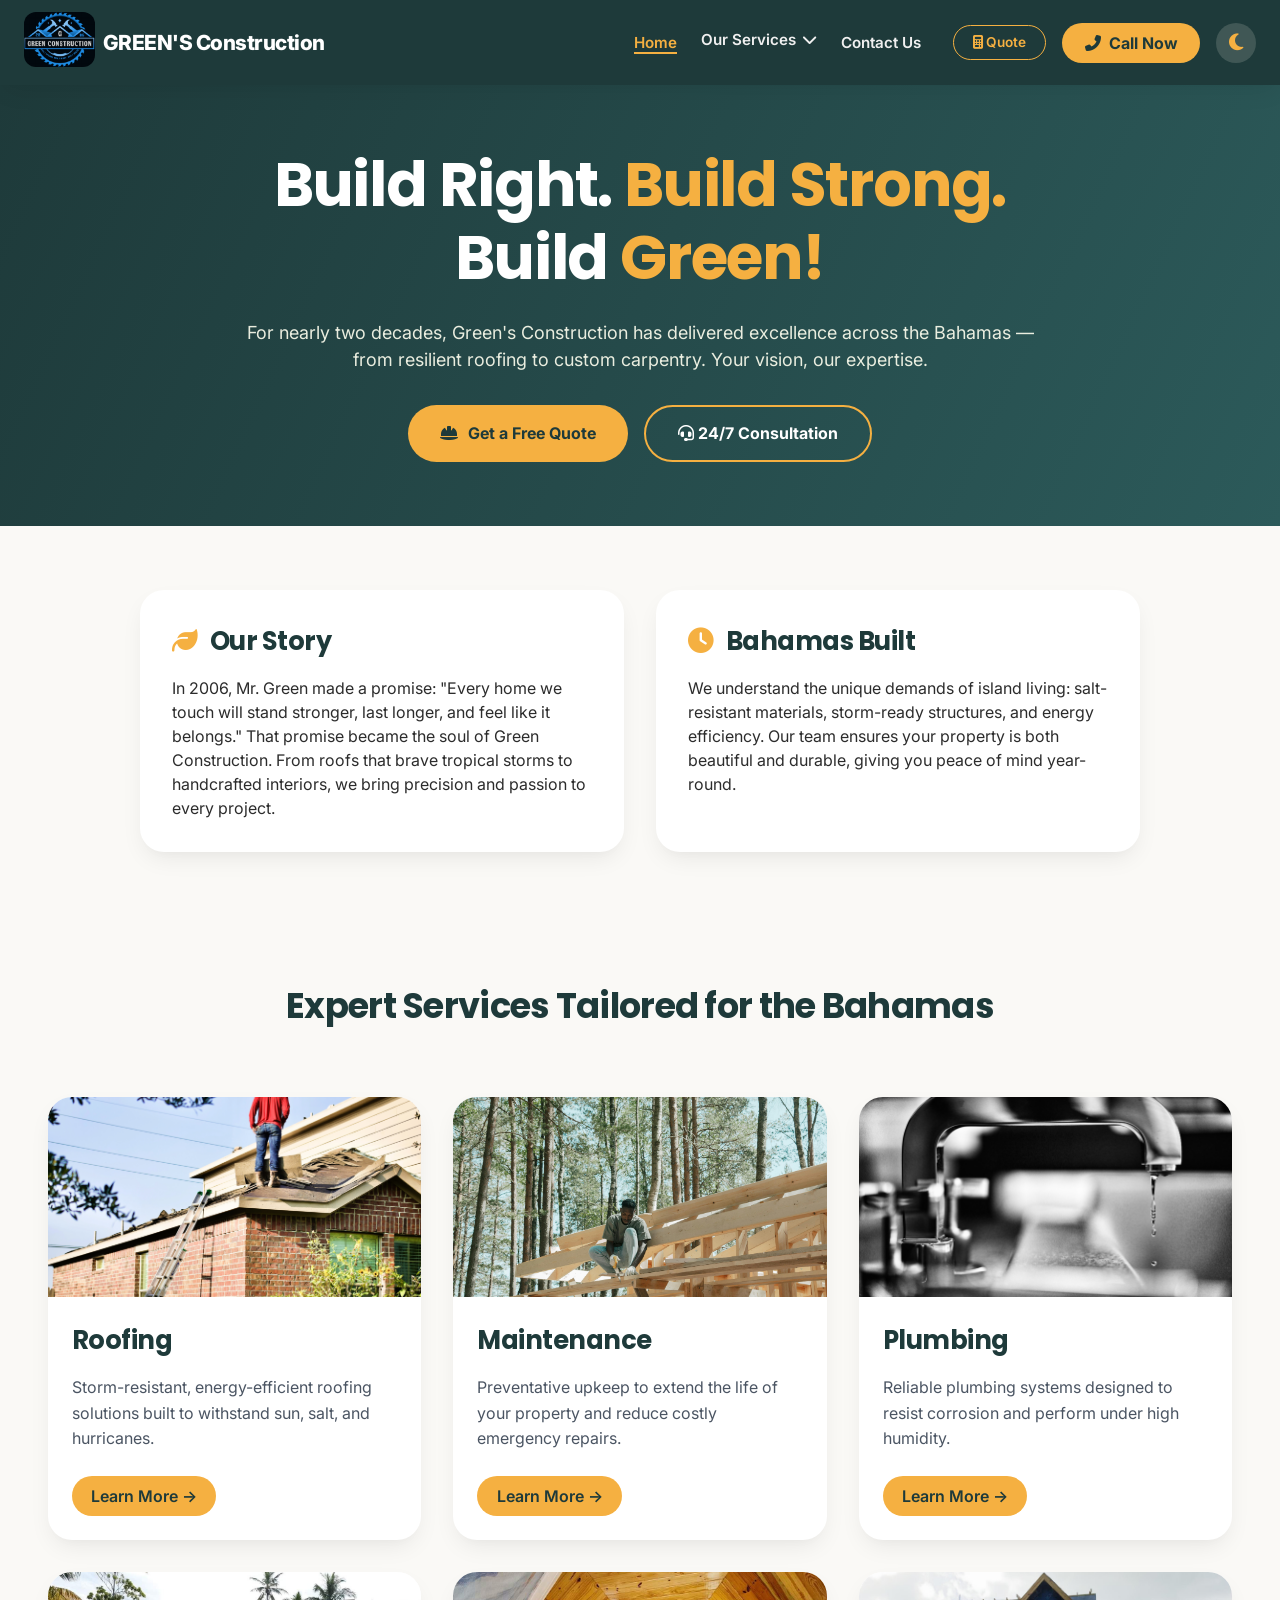
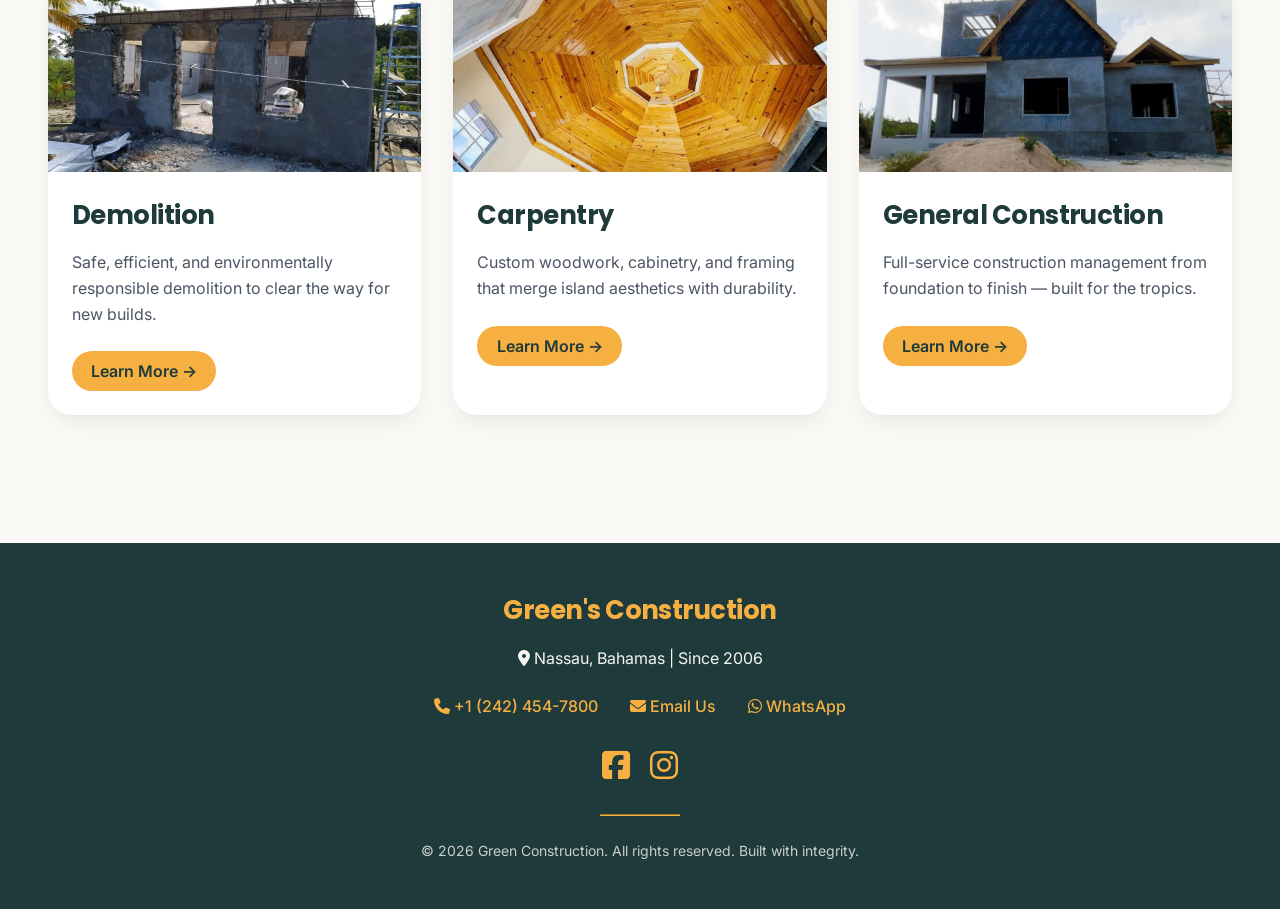
<file: index.html>
<!DOCTYPE html>
<html lang="en">
<head>
  <meta charset="UTF-8">
  <meta name="viewport" content="width=device-width, initial-scale=1.0, viewport-fit=cover">
  <title>Green's Construction | Build Right. Build Strong. Build Green!</title>
  
  <!-- CSS Files -->
  <link rel="stylesheet" href="./css/variables.css">
  <link rel="stylesheet" href="./css/style.css">
  <link rel="stylesheet" href="./css/responsive.css">
  
  <!-- Font Awesome -->
  <link rel="stylesheet" href="https://cdnjs.cloudflare.com/ajax/libs/font-awesome/6.5.0/css/all.min.css">
  
  <!-- Google Fonts -->
  <link href="https://fonts.googleapis.com/css2?family=Inter:opsz,wght@14..32,300;14..32,400;14..32,600;14..32,700;14..32,800&family=Poppins:wght@400;500;600;700&display=swap" rel="stylesheet">
</head>
<body>
  <header>
    <div class="logo-container">
      <a href="./index.html"><img src="../images/Green Construction Logo.png" id="logo" alt="Green construction logo" onerror="this.src='https://placehold.co/80x80?text=Green+Co'"></a>
      <span class="brand-text">GREEN'S Construction</span>
    </div>
    
    <button class="mobile-toggle" id="mobileToggle" aria-label="Menu">
      <i class="fas fa-bars"></i>
    </button>
    
    <div class="nav-menu" id="navMenu">
      <ul class="nav-links">
        <li><a href="#home">Home</a></li>
        <li class="dropdown">
          <button class="dropdown-btn" id="dropdownBtn">Our Services <i class="fas fa-chevron-down"></i></button>
          <ul class="dropdown-menu" id="servicesDropdown">
            <li><a href="./html/roof.html">Roofing</a></li>
            <li><a href="./html/maintenance.html">Maintenance</a></li>
            <li><a href="./html/plumbing.html">Plumbing</a></li>
            <li><a href="./html/demolition.html">Demolition</a></li>
            <li><a href="./html/carpentry.html">Carpentry</a></li>
            <li><a href="./html/general-construction.html">General Construction</a></li>
          </ul>
        </li>
        <li><a href="./contact.html">Contact Us</a></li>
      </ul>
      
      <div class="header-actions">
        <a href="./contact.html" class="btn-outline-light"><i class="fas fa-calculator"></i> Quote</a>
        <a href="tel:+12424547800" class="btn-solid"><i class="fas fa-phone-alt"></i> Call Now</a>
        <button id="themeToggle" aria-label="Dark mode"><i class="fa-solid fa-moon"></i></button>
      </div>
    </div>
    
    <div class="overlay" id="overlay"></div>
  </header>

  <main>
    <!-- Hero Section -->
    <section id="home" class="hero">
      <div class="hero-content">
        <h1>Build Right. <span class="highlight">Build Strong.</span><br>Build <span class="highlight">Green!</span></h1>
        <p>For nearly two decades, Green's Construction has delivered excellence across the Bahamas — from resilient roofing to custom carpentry. Your vision, our expertise.</p>
        <div class="hero-btns">
          <a href="./contact.html" class="btn-primary"><i class="fas fa-hard-hat"></i> Get a Free Quote</a>
          <a href="tel:+12424547800" class="btn-secondary"><i class="fas fa-headset"></i> 24/7 Consultation</a>
        </div>
      </div>
    </section>

    <!-- Story Section -->
    <section class="story-section">
      <div class="container">
        <div class="story-grid">
          <div class="story-card">
            <h2><i class="fas fa-leaf"></i> Our Story</h2>
            <p>In 2006, Mr. Green made a promise: "Every home we touch will stand stronger, last longer, and feel like it belongs." That promise became the soul of Green Construction. From roofs that brave tropical storms to handcrafted interiors, we bring precision and passion to every project.</p>
          </div>
          <div class="story-card">
            <h2><i class="fas fa-clock"></i> Bahamas Built</h2>
            <p>We understand the unique demands of island living: salt-resistant materials, storm-ready structures, and energy efficiency. Our team ensures your property is both beautiful and durable, giving you peace of mind year-round.</p>
          </div>
        </div>
      </div>
    </section>

    <!-- Services Section -->
    <section class="services-section">
      <div class="container">
        <h2 class="section-title">Expert Services Tailored for the Bahamas</h2>
        <div class="services-grid">
          <div class="service-card">
            <img src="./images/zohair-mirza--1l0iZaM8ms-unsplash.jpg" class="service-img" alt="Roofing" onerror="this.src='https://placehold.co/400x200?text=Roofing'">
            <div class="service-content">
              <h3>Roofing</h3>
              <p>Storm-resistant, energy-efficient roofing solutions built to withstand sun, salt, and hurricanes.</p>
              <a href="./html/roof.html" class="service-link">Learn More →</a>
            </div>
          </div>
          <div class="service-card">
            <img src="./images/pexels-ron-lach-8829869.jpg" class="service-img" alt="Maintenance" onerror="this.src='https://placehold.co/400x200?text=Maintenance'">
            <div class="service-content">
              <h3>Maintenance</h3>
              <p>Preventative upkeep to extend the life of your property and reduce costly emergency repairs.</p>
              <a href="./html/maintance.html" class="service-link">Learn More →</a>
            </div>
          </div>
          <div class="service-card">
            <img src="./images/plumbing.jpg" class="service-img" alt="Plumbing" onerror="this.src='https://placehold.co/400x200?text=Plumbing'">
            <div class="service-content">
              <h3>Plumbing</h3>
              <p>Reliable plumbing systems designed to resist corrosion and perform under high humidity.</p>
              <a href="./html/plumbing.html" class="service-link">Learn More →</a>
            </div>
          </div>
          <div class="service-card">
            <img src="./images/Demolition.jpg" class="service-img" alt="Demolition" onerror="this.src='https://placehold.co/400x200?text=Demolition'">
            <div class="service-content">
              <h3>Demolition</h3>
              <p>Safe, efficient, and environmentally responsible demolition to clear the way for new builds.</p>
              <a href="./html/demolition.html" class="service-link">Learn More →</a>
            </div>
          </div>
          <div class="service-card">
            <img src="./images/Carpentry.jpg" class="service-img" alt="Carpentry" onerror="this.src='https://placehold.co/400x200?text=Carpentry'">
            <div class="service-content">
              <h3>Carpentry</h3>
              <p>Custom woodwork, cabinetry, and framing that merge island aesthetics with durability.</p>
              <a href="./html/carpentry.html" class="service-link">Learn More →</a>
            </div>
          </div>
          <div class="service-card">
            <img src="./images/General-construction.jpg" class="service-img" alt="General Construction" onerror="this.src='https://placehold.co/400x200?text=Construction'">
            <div class="service-content">
              <h3>General Construction</h3>
              <p>Full-service construction management from foundation to finish — built for the tropics.</p>
              <a href="./html/general construction.html" class="service-link">Learn More →</a>
            </div>
          </div>
        </div>
      </div>
    </section>
  </main>

  <footer>
    <div class="container">
      <h3>Green's Construction</h3>
      <p><i class="fas fa-map-marker-alt"></i> Nassau, Bahamas | Since 2006</p>
      <div class="footer-links">
        <a href="tel:+12424547800"><i class="fas fa-phone"></i> +1 (242) 454-7800</a>
        <a href="mailto:Agreenconstruction2019@gmail.com"><i class="fas fa-envelope"></i> Email Us</a>
        <a href="https://wa.me/12424547800" target="_blank"><i class="fab fa-whatsapp"></i> WhatsApp</a>
      </div>
      <div class="social-icons">
        <a href="https://facebook.com/yourpage" target="_blank" aria-label="Facebook"><i class="fab fa-facebook-square"></i></a>
        <a href="#" target="_blank" aria-label="Instagram"><i class="fab fa-instagram"></i></a>
      </div>
      <hr>
      <p class="copyright">© 2026 Green Construction. All rights reserved. Built with integrity.</p>
    </div>
  </footer>

  <!-- JavaScript Files -->
  <script src="./js/night-day.js"></script>
  <script src="./js/menu.js"></script>
  <script src="./js/main.js"></script>
</body>
</html>
</file>
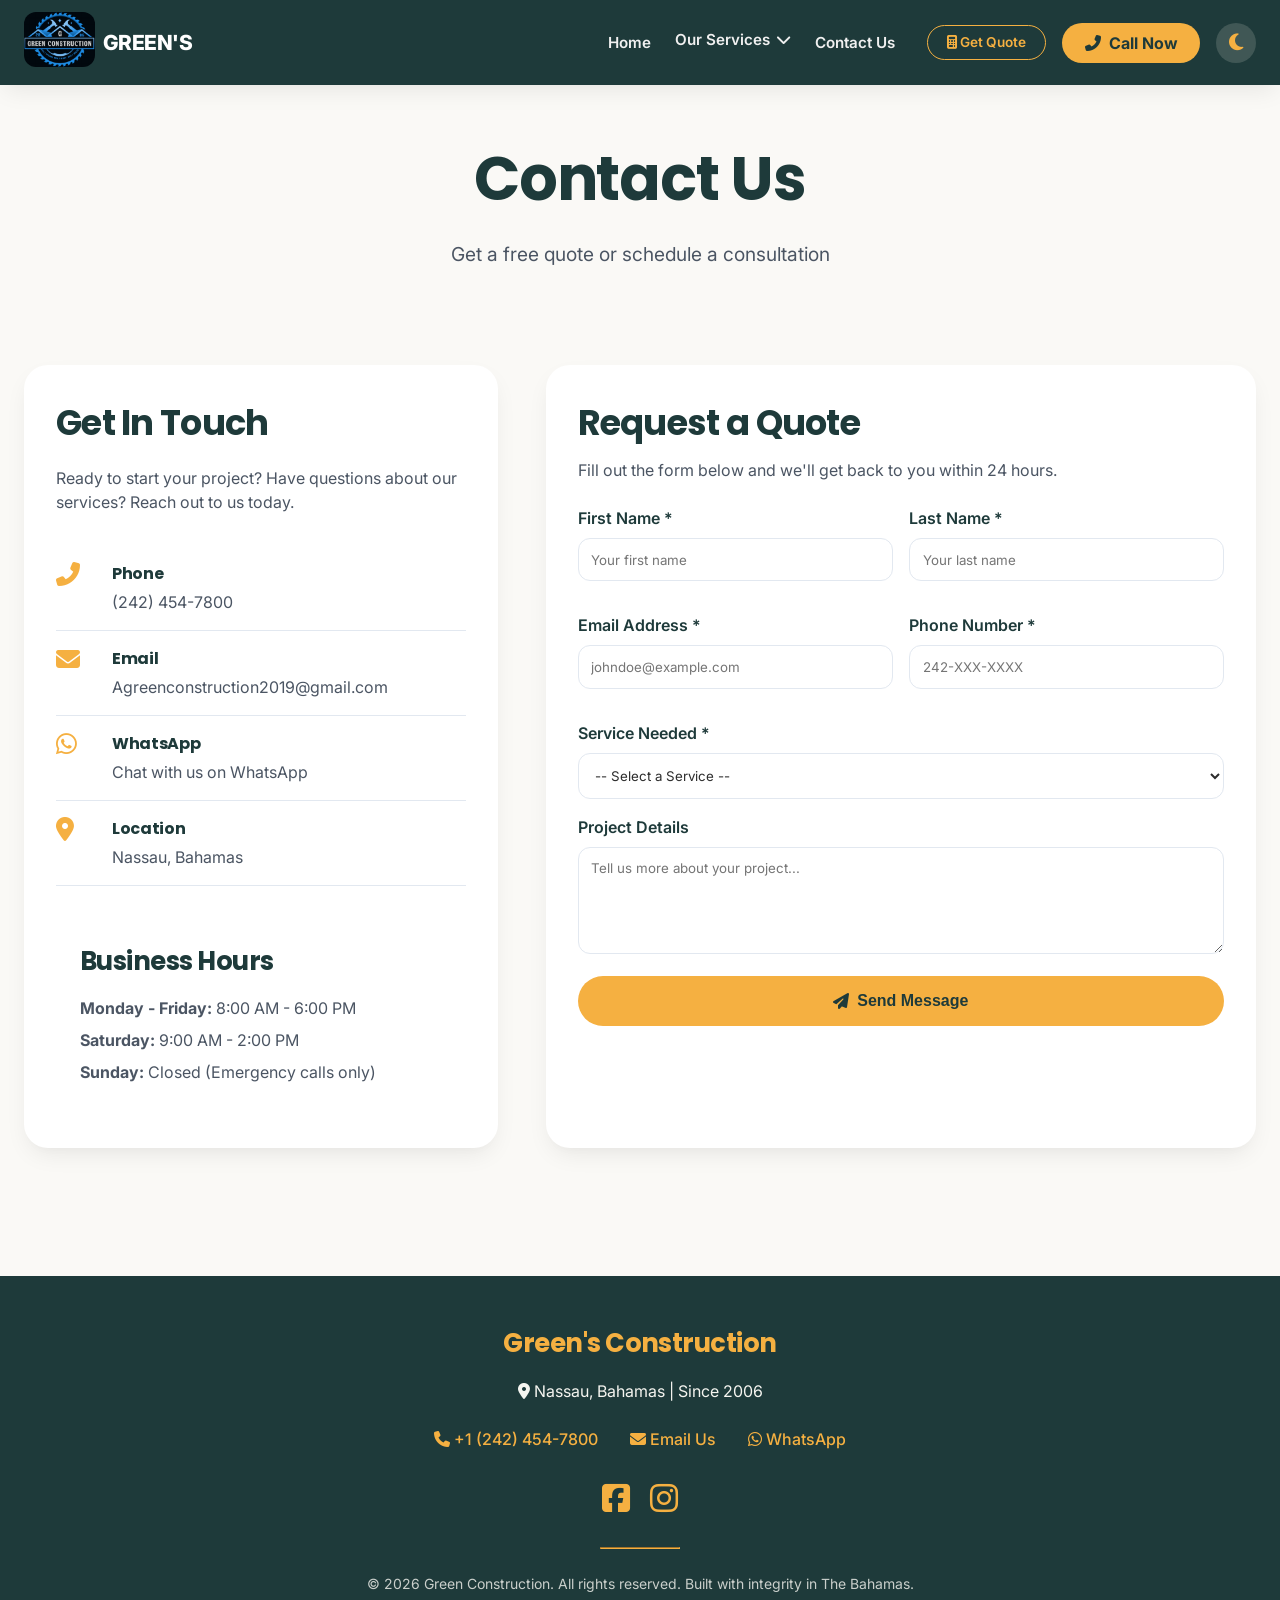
<file: html/contact.html>
<!DOCTYPE html>
<html lang="en">
<head>
  <meta charset="UTF-8">
  <meta name="viewport" content="width=device-width, initial-scale=1.0, viewport-fit=cover">
  <title>Green's Construction | Contact Us - Get a Free Quote Bahamas</title>
  <meta name="description" content="Contact Green's Construction for a free quote. Professional construction, roofing, plumbing, and carpentry services in the Bahamas. Call or email us today.">
  
  <!-- CSS Files -->
  <link rel="stylesheet" href="../css/variables.css">
  <link rel="stylesheet" href="../css/style.css">
  <link rel="stylesheet" href="../css/pages.css">
  <link rel="stylesheet" href="../css/contact.css"/>
  <link rel="stylesheet" href="../css/responsive.css">
  
  <!-- Font Awesome -->
  <link rel="stylesheet" href="https://cdnjs.cloudflare.com/ajax/libs/font-awesome/6.5.0/css/all.min.css">
  
  <!-- Google Fonts -->
  <link href="https://fonts.googleapis.com/css2?family=Inter:opsz,wght@14..32,300;14..32,400;14..32,500;14..32,600;14..32,700;14..32,800&family=Poppins:wght@400;500;600;700;800&display=swap" rel="stylesheet">
</head>
<body>
  <header>
    <div class="logo-container">
      <a href="../index.html"><img src="../images/Green Construction Logo.png" id="logo" alt="Green construction logo" onerror="this.src='https://placehold.co/80x80?text=Green+Co'"></a>
      <span class="brand-text">GREEN'S</span>
    </div>
    
    <button class="mobile-toggle" id="mobileToggle" aria-label="Menu">
      <i class="fas fa-bars"></i>
    </button>
    
    <div class="nav-menu" id="navMenu">
      <ul class="nav-links">
        <li><a href="../index.html#home">Home</a></li>
        <li class="dropdown">
          <button class="dropdown-btn" id="dropdownBtn">Our Services <i class="fas fa-chevron-down"></i></button>
          <ul class="dropdown-menu" id="servicesDropdown">
            <li><a href="../html/roof.html">Roofing</a></li>
            <li><a href="../html/maintenance.html">Maintenance</a></li>
            <li><a href="../html/plumbing.html">Plumbing</a></li>
            <li><a href="../html/demolition.html">Demolition</a></li>
            <li><a href="../html/carpentry.html">Carpentry</a></li>
            <li><a href="../html/general-construction.html">General Construction</a></li>
          </ul>
        </li>
        <li><a href="../html/contact.html">Contact Us</a></li>
      </ul>
      
      <div class="header-actions">
        <a href="./contact.html" class="btn-outline-light"><i class="fas fa-calculator"></i> Get Quote</a>
        <a href="tel:+12424547800" class="btn-solid"><i class="fas fa-phone-alt"></i> Call Now</a>
        <button id="themeToggle" aria-label="Dark mode"><i class="fa-solid fa-moon"></i></button>
      </div>
    </div>
    
    <div class="overlay" id="overlay"></div>
  </header>

  <main>
    <!-- Page Header -->
    <section class="page-header">
      <div class="container">
        <h1>Contact Us</h1>
        <p class="page-subtitle">Get a free quote or schedule a consultation</p>
      </div>
    </section>

    <!-- Contact Section -->
    <section class="contact-section">
      <div class="container">
        <div class="contact-grid">
          <!-- Contact Info Side -->
          <div class="contact-info">
            <h2>Get In Touch</h2>
            <p>Ready to start your project? Have questions about our services? Reach out to us today.</p>
            
            <div class="contact-details">
              <div class="contact-item">
                <i class="fas fa-phone-alt"></i>
                <div>
                  <h4>Phone</h4>
                  <a href="tel:+12424547800">(242) 454-7800</a>
                </div>
              </div>
              
              <div class="contact-item">
                <i class="fas fa-envelope"></i>
                <div>
                  <h4>Email</h4>
                  <a href="mailto:Agreenconstruction2019@gmail.com">Agreenconstruction2019@gmail.com</a>
                </div>
              </div>
              
              <div class="contact-item">
                <i class="fab fa-whatsapp"></i>
                <div>
                  <h4>WhatsApp</h4>
                  <a href="https://wa.me/12424547800" target="_blank">Chat with us on WhatsApp</a>
                </div>
              </div>
              
              <div class="contact-item">
                <i class="fas fa-map-marker-alt"></i>
                <div>
                  <h4>Location</h4>
                  <p>Nassau, Bahamas</p>
                </div>
              </div>
            </div>
            
            <div class="business-hours">
              <h3>Business Hours</h3>
              <p><strong>Monday - Friday:</strong> 8:00 AM - 6:00 PM</p>
              <p><strong>Saturday:</strong> 9:00 AM - 2:00 PM</p>
              <p><strong>Sunday:</strong> Closed (Emergency calls only)</p>
            </div>
          </div>
          
          <!-- Contact Form Side -->
          <div class="contact-form-wrapper">
            <form id="contactForm" class="contact-form" action="#" method="POST">
              <h2>Request a Quote</h2>
              <p>Fill out the form below and we'll get back to you within 24 hours.</p>
              
              <div class="form-row">
                <div class="form-group">
                  <label for="firstName">First Name *</label>
                  <input type="text" id="firstName" name="firstName" placeholder="Your first name" required>
                </div>
                
                <div class="form-group">
                  <label for="lastName">Last Name *</label>
                  <input type="text" id="lastName" name="lastName" placeholder="Your last name" required>
                </div>
              </div>
              
              <div class="form-row">
                <div class="form-group">
                  <label for="email">Email Address *</label>
                  <input type="email" id="email" name="email" placeholder="johndoe@example.com" required>
                </div>
                
                <div class="form-group">
                  <label for="phone">Phone Number *</label>
                  <input type="tel" id="phone" name="phone" placeholder="242-XXX-XXXX" required>
                </div>
              </div>
              
              <div class="form-group">
                <label for="service">Service Needed *</label>
                <select id="service" name="service" required>
                  <option value="">-- Select a Service --</option>
                  <option value="Roofing">Roofing</option>
                  <option value="Maintenance">Maintenance</option>
                  <option value="Plumbing">Plumbing</option>
                  <option value="Demolition">Demolition</option>
                  <option value="Carpentry">Carpentry</option>
                  <option value="General Construction">General Construction</option>
                </select>
              </div>
              
              <div class="form-group">
                <label for="message">Project Details</label>
                <textarea id="message" name="message" rows="5" placeholder="Tell us more about your project..."></textarea>
              </div>
              
              <button type="submit" class="submit-btn"><i class="fas fa-paper-plane"></i> Send Message</button>
              
              <div id="formMessage" class="form-message"></div>
            </form>
          </div>
        </div>
      </div>
    </section>
  </main>

  <footer>
    <div class="container">
      <h3>Green's Construction</h3>
      <p><i class="fas fa-map-marker-alt"></i> Nassau, Bahamas | Since 2006</p>
      <div class="footer-links">
        <a href="tel:+12424547800"><i class="fas fa-phone"></i> +1 (242) 454-7800</a>
        <a href="mailto:Agreenconstruction2019@gmail.com"><i class="fas fa-envelope"></i> Email Us</a>
        <a href="https://wa.me/12424547800" target="_blank"><i class="fab fa-whatsapp"></i> WhatsApp</a>
      </div>
      <div class="social-icons">
        <a href="https://facebook.com/yourpage" target="_blank" aria-label="Facebook"><i class="fab fa-facebook-square"></i></a>
        <a href="#" target="_blank" aria-label="Instagram"><i class="fab fa-instagram"></i></a>
      </div>
      <hr>
      <p class="copyright">© 2026 Green Construction. All rights reserved. Built with integrity in The Bahamas.</p>
    </div>
  </footer>

  <!-- JavaScript Files -->
  <script src="../js/night-day.js"></script>
  <script src="../js/menu.js"></script>
  <script src="../js/slideshow.js"></script>
  <script src="../js/main.js"></script>
  
  <!-- Contact Form Handler -->
  <script src="../js/contact.js"></script>
</body>
</html>
</file>
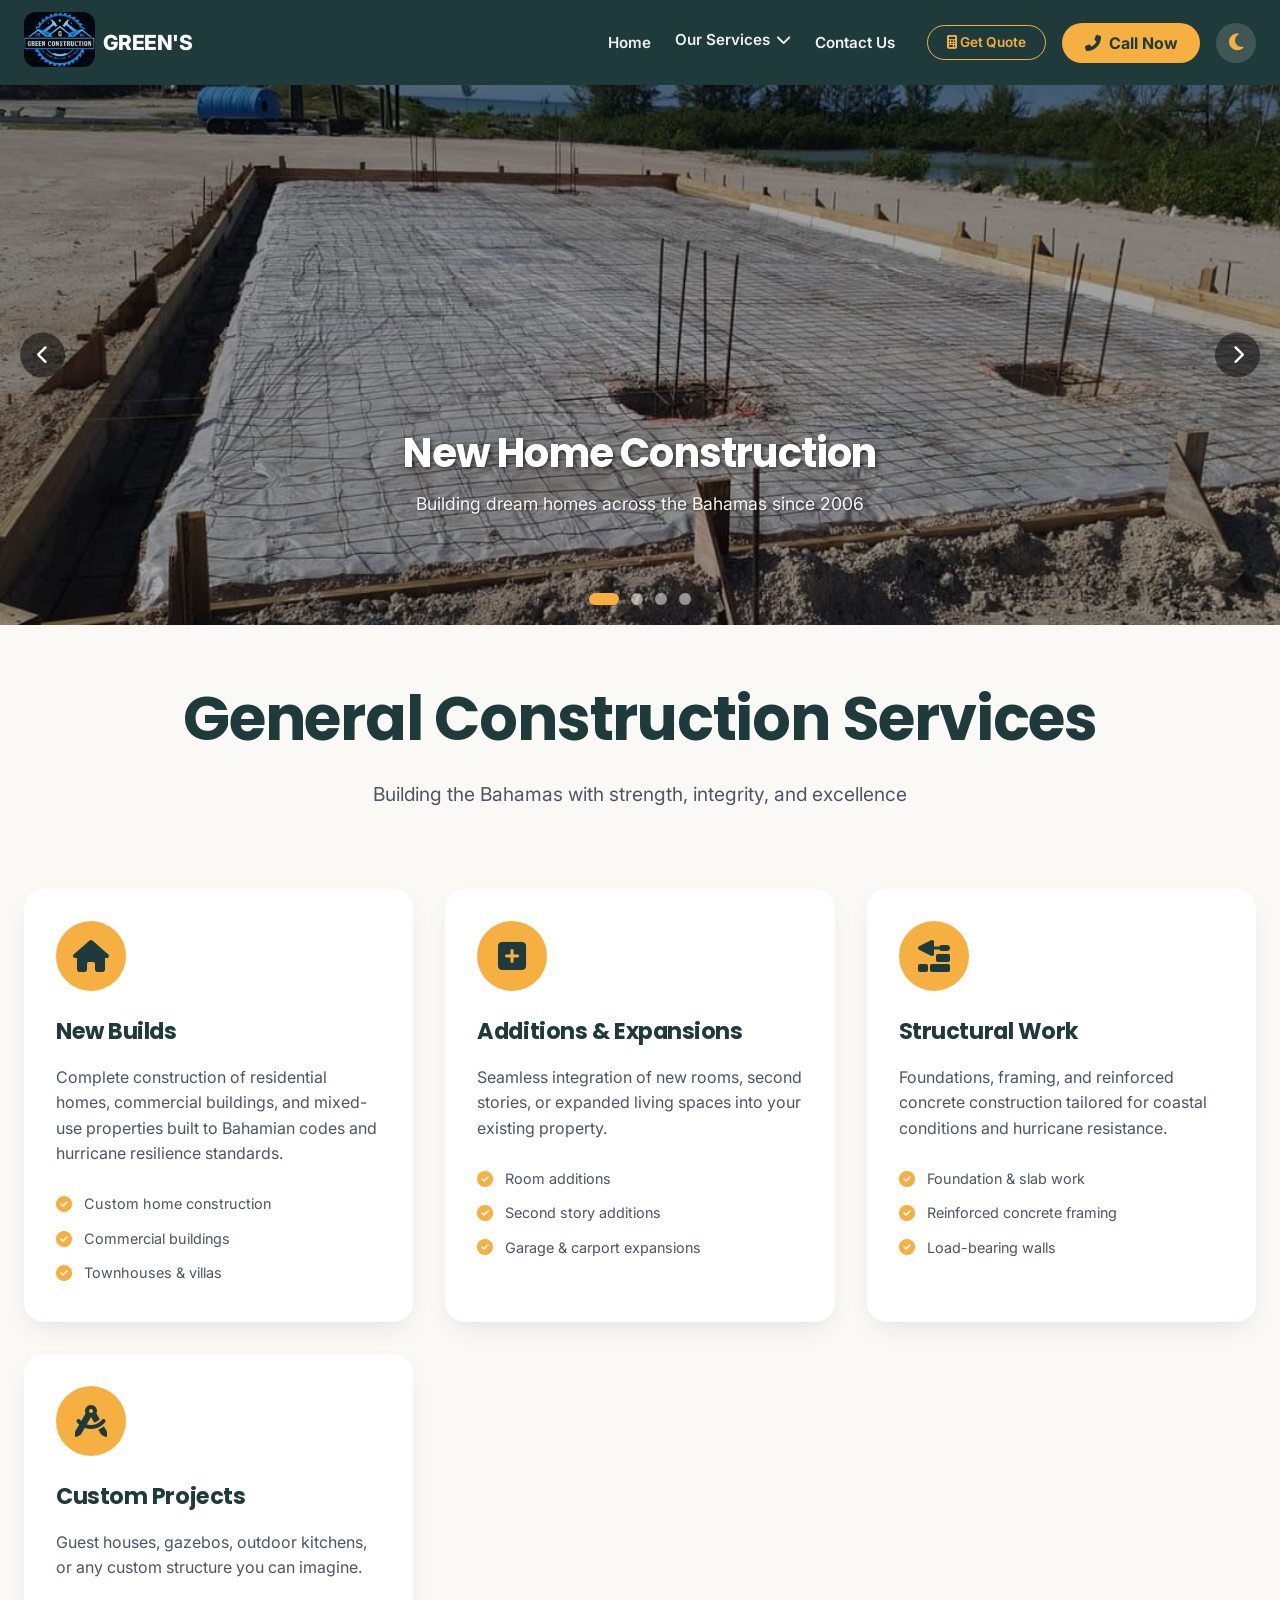
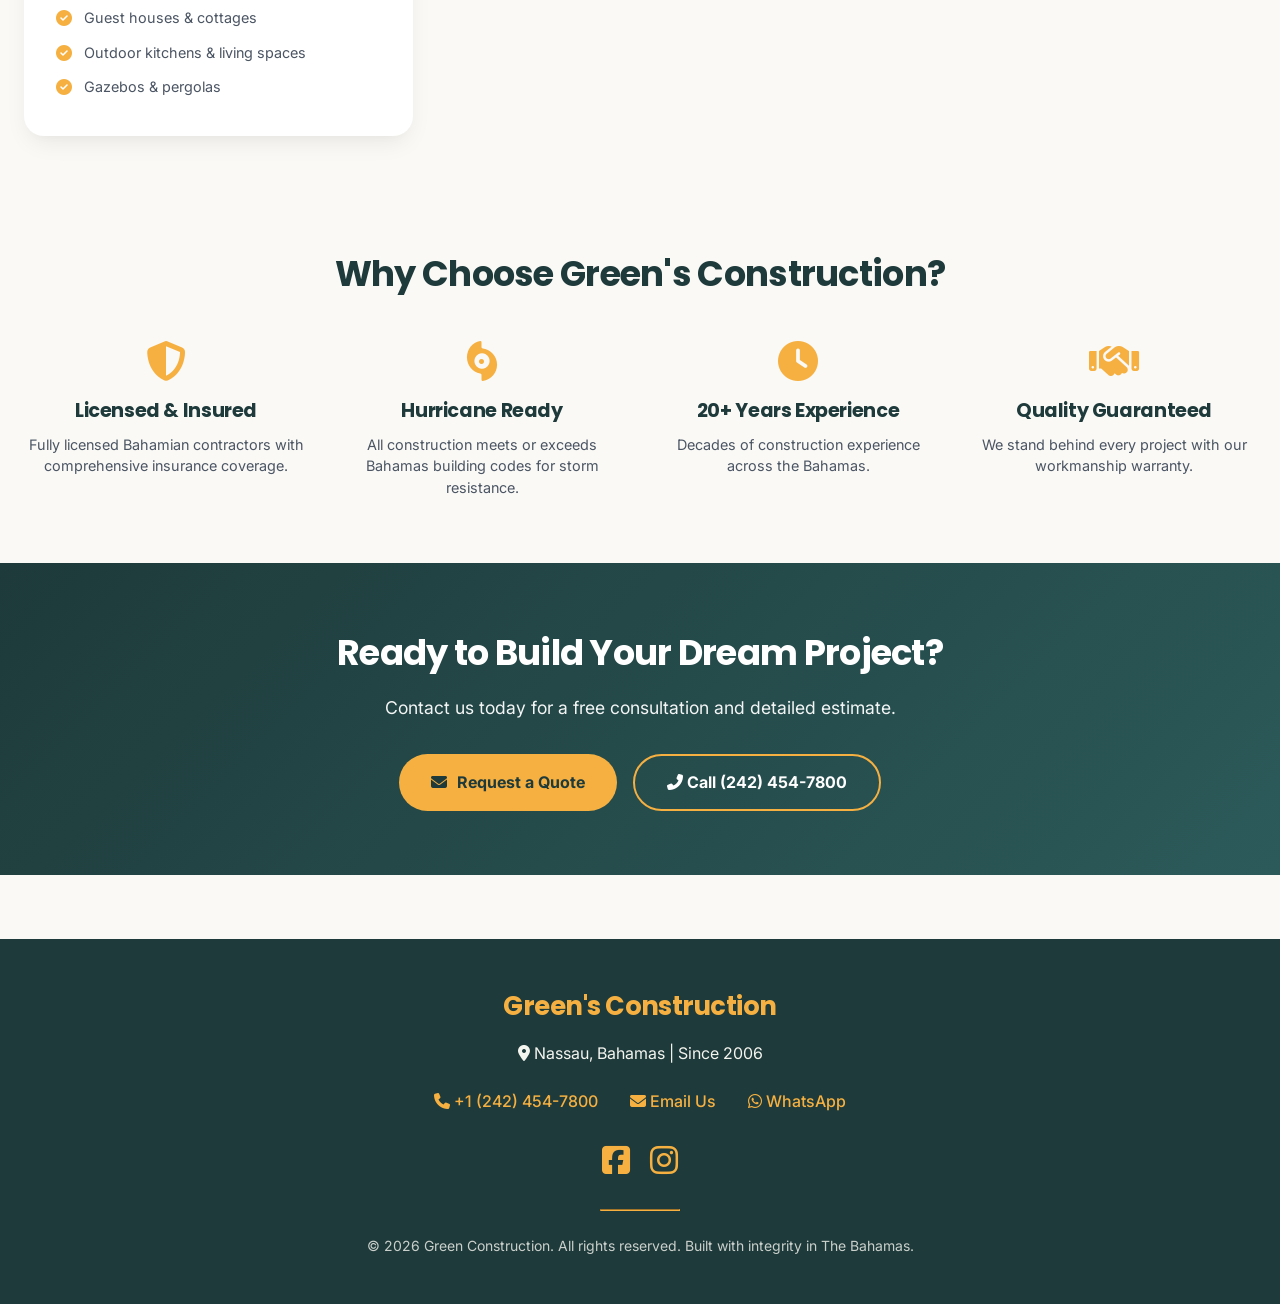
<file: html/general-construction.html>
<!DOCTYPE html>
<html lang="en">
<head>
  <meta charset="UTF-8">
  <meta name="viewport" content="width=device-width, initial-scale=1.0, viewport-fit=cover">
  <title>Green's Construction | General Construction Services - Building The Bahamas</title>
  <meta name="description" content="Professional general construction services in the Bahamas. New builds, additions, structural work, and custom projects. Licensed and insured since 2006.">
  
  <!-- CSS Files -->
  <link rel="stylesheet" href="../css/variables.css">
  <link rel="stylesheet" href="../css/style.css">
  <link rel="stylesheet" href="../css/pages.css">
  <link rel="stylesheet" href="../css/responsive.css">
  
  <!-- Font Awesome -->
  <link rel="stylesheet" href="https://cdnjs.cloudflare.com/ajax/libs/font-awesome/6.5.0/css/all.min.css">
  
  <!-- Google Fonts -->
  <link href="https://fonts.googleapis.com/css2?family=Inter:opsz,wght@14..32,300;14..32,400;14..32,500;14..32,600;14..32,700;14..32,800&family=Poppins:wght@400;500;600;700;800&display=swap" rel="stylesheet">
</head>
<body>
  <header>
    <div class="logo-container">
      <a href="../index.html"><img src="../images/Green Construction Logo.png" id="logo" alt="Green construction logo" onerror="this.src='https://placehold.co/80x80?text=Green+Co'"></a>
      <span class="brand-text">GREEN'S</span>
    </div>
    
    <button class="mobile-toggle" id="mobileToggle" aria-label="Menu">
      <i class="fas fa-bars"></i>
    </button>
    
    <div class="nav-menu" id="navMenu">
      <ul class="nav-links">
        <li><a href="../index.html#home">Home</a></li>
        <li class="dropdown">
          <button class="dropdown-btn" id="dropdownBtn">Our Services <i class="fas fa-chevron-down"></i></button>
          <ul class="dropdown-menu" id="servicesDropdown">
            <li><a href="../html/roof.html">Roofing</a></li>
            <li><a href="../html/maintenance.html">Maintenance</a></li>
            <li><a href="../html/plumbing.html">Plumbing</a></li>
            <li><a href="../html/demolition.html">Demolition</a></li>
            <li><a href="../html/carpentry.html">Carpentry</a></li>
            <li><a href="../html/general-construction.html">General Construction</a></li>
          </ul>
        </li>
        <li><a href="../html/contact.html">Contact Us</a></li>
      </ul>
      
      <div class="header-actions">
        <a href="../html/contact.html" class="btn-outline-light"><i class="fas fa-calculator"></i> Get Quote</a>
        <a href="tel:+12424547800" class="btn-solid"><i class="fas fa-phone-alt"></i> Call Now</a>
        <button id="themeToggle" aria-label="Dark mode"><i class="fa-solid fa-moon"></i></button>
      </div>
    </div>
    
    <div class="overlay" id="overlay"></div>
  </header>

  <main>
    <!-- Hero Slideshow Section -->
    <section class="service-hero">
      <div class="slideshow-container" id="constructionSlideshow">
        <div class="slideshow-track">
          <div class="slide active">
            <img src="../images/construction-1.jpg" alt="New home construction in progress" onerror="this.src='https://placehold.co/1600x600/1E3A3A/F5B041?text=New+Home+Construction'">
            <div class="slide-caption">
              <h2>New Home Construction</h2>
              <p>Building dream homes across the Bahamas since 2006</p>
            </div>
          </div>
          <div class="slide">
            <img src="../images/construction-2.jpg" alt="Commercial building project" onerror="this.src='https://placehold.co/1600x600/1E3A3A/F5B041?text=Commercial+Construction'">
            <div class="slide-caption">
              <h2>Commercial Construction</h2>
              <p>Office buildings, retail spaces, and more</p>
            </div>
          </div>
          <div class="slide">
            <img src="../images/construction-3.jpg" alt="Home addition and expansion" onerror="this.src='https://placehold.co/1600x600/1E3A3A/F5B041?text=Home+Additions'">
            <div class="slide-caption">
              <h2>Home Additions</h2>
              <p>Seamlessly expanding your living space</p>
            </div>
          </div>
          <div class="slide">
            <img src="../images/construction-4.jpg" alt="Structural foundation work" onerror="this.src='https://placehold.co/1600x600/1E3A3A/F5B041?text=Structural+Work'">
            <div class="slide-caption">
              <h2>Structural Construction</h2>
              <p>Strong foundations built for tropical conditions</p>
            </div>
          </div>
        </div>
        <button class="slide-nav prev" id="prevSlide"><i class="fas fa-chevron-left"></i></button>
        <button class="slide-nav next" id="nextSlide"><i class="fas fa-chevron-right"></i></button>
        <div class="slide-dots" id="slideDots"></div>
      </div>
    </section>

    <!-- Page Header -->
    <section class="page-header">
      <div class="container">
        <h1>General Construction Services</h1>
        <p class="page-subtitle">Building the Bahamas with strength, integrity, and excellence</p>
      </div>
    </section>

    <!-- Service Offerings Grid -->
    <section class="offerings-section">
      <div class="container">
        <div class="offerings-grid">
          <div class="offering-card">
            <div class="offering-icon">
              <i class="fas fa-home"></i>
            </div>
            <h3>New Builds</h3>
            <p>Complete construction of residential homes, commercial buildings, and mixed-use properties built to Bahamian codes and hurricane resilience standards.</p>
            <ul class="offering-list">
              <li><i class="fas fa-check-circle"></i> Custom home construction</li>
              <li><i class="fas fa-check-circle"></i> Commercial buildings</li>
              <li><i class="fas fa-check-circle"></i> Townhouses & villas</li>
            </ul>
          </div>

          <div class="offering-card">
            <div class="offering-icon">
              <i class="fas fa-plus-square"></i>
            </div>
            <h3>Additions & Expansions</h3>
            <p>Seamless integration of new rooms, second stories, or expanded living spaces into your existing property.</p>
            <ul class="offering-list">
              <li><i class="fas fa-check-circle"></i> Room additions</li>
              <li><i class="fas fa-check-circle"></i> Second story additions</li>
              <li><i class="fas fa-check-circle"></i> Garage & carport expansions</li>
            </ul>
          </div>

          <div class="offering-card">
            <div class="offering-icon">
              <i class="fas fa-trowel-bricks"></i>
            </div>
            <h3>Structural Work</h3>
            <p>Foundations, framing, and reinforced concrete construction tailored for coastal conditions and hurricane resistance.</p>
            <ul class="offering-list">
              <li><i class="fas fa-check-circle"></i> Foundation & slab work</li>
              <li><i class="fas fa-check-circle"></i> Reinforced concrete framing</li>
              <li><i class="fas fa-check-circle"></i> Load-bearing walls</li>
            </ul>
          </div>

          <div class="offering-card">
            <div class="offering-icon">
              <i class="fas fa-drafting-compass"></i>
            </div>
            <h3>Custom Projects</h3>
            <p>Guest houses, gazebos, outdoor kitchens, or any custom structure you can imagine.</p>
            <ul class="offering-list">
              <li><i class="fas fa-check-circle"></i> Guest houses & cottages</li>
              <li><i class="fas fa-check-circle"></i> Outdoor kitchens & living spaces</li>
              <li><i class="fas fa-check-circle"></i> Gazebos & pergolas</li>
            </ul>
          </div>
        </div>
      </div>
    </section>

    <!-- Why Choose Us Section -->
    <section class="why-us-section">
      <div class="container">
        <h2>Why Choose Green's Construction?</h2>
        <div class="why-us-grid">
          <div class="why-us-item">
            <i class="fas fa-shield-alt"></i>
            <h4>Licensed & Insured</h4>
            <p>Fully licensed Bahamian contractors with comprehensive insurance coverage.</p>
          </div>
          <div class="why-us-item">
            <i class="fas fa-hurricane"></i>
            <h4>Hurricane Ready</h4>
            <p>All construction meets or exceeds Bahamas building codes for storm resistance.</p>
          </div>
          <div class="why-us-item">
            <i class="fas fa-clock"></i>
            <h4>20+ Years Experience</h4>
            <p>Decades of construction experience across the Bahamas.</p>
          </div>
          <div class="why-us-item">
            <i class="fas fa-handshake"></i>
            <h4>Quality Guaranteed</h4>
            <p>We stand behind every project with our workmanship warranty.</p>
          </div>
        </div>
      </div>
    </section>

    <!-- Call to Action -->
    <section class="cta-section">
      <div class="container">
        <h2>Ready to Build Your Dream Project?</h2>
        <p>Contact us today for a free consultation and detailed estimate.</p>
        <div class="cta-buttons">
          <a href="contact.html" class="btn-primary"><i class="fas fa-envelope"></i> Request a Quote</a>
          <a href="tel:+12424547800" class="btn-secondary"><i class="fas fa-phone-alt"></i> Call (242) 454-7800</a>
        </div>
      </div>
    </section>
  </main>

  <footer>
    <div class="container">
      <h3>Green's Construction</h3>
      <p><i class="fas fa-map-marker-alt"></i> Nassau, Bahamas | Since 2006</p>
      <div class="footer-links">
        <a href="tel:+12424547800"><i class="fas fa-phone"></i> +1 (242) 454-7800</a>
        <a href="mailto:Agreenconstruction2019@gmail.com"><i class="fas fa-envelope"></i> Email Us</a>
        <a href="https://wa.me/12424547800" target="_blank"><i class="fab fa-whatsapp"></i> WhatsApp</a>
      </div>
      <div class="social-icons">
        <a href="https://facebook.com/yourpage" target="_blank" aria-label="Facebook"><i class="fab fa-facebook-square"></i></a>
        <a href="#" target="_blank" aria-label="Instagram"><i class="fab fa-instagram"></i></a>
      </div>
      <hr>
      <p class="copyright">© 2026 Green Construction. All rights reserved. Built with integrity in The Bahamas.</p>
    </div>
  </footer>

  <!-- JavaScript Files -->
  <script src="../js/night-day.js"></script>
  <script src="../js/menu.js"></script>
  <script src="../js/slideshow.js"></script>
  <script src="../js/main.js"></script>
  
  <!-- Initialize slideshow for this page -->
  <script>
    document.addEventListener('DOMContentLoaded', function() {
      if (typeof Slideshow !== 'undefined') {
        new Slideshow('constructionSlideshow', {
          autoPlay: true,
          interval: 1000,
          showDots: true
        });
      }
    });
  </script>
</body>
</html>
</file>
<file: css/variables.css>
/* CSS Variables - Root Level */
:root {
  /* Colors - Light Mode (Default) */
  --color-primary: #1E3A3A;
  --color-primary-light: #2C5A5A;
  --color-accent: #F5B041;
  --color-accent-dark: #D48F2B;
  --color-accent-hover: #e6a017;
  
  --color-text-primary: #2C2C2C;
  --color-text-secondary: #4B5563;
  --color-text-light: #F5F5F0;
  
  --color-bg-primary: #FAF9F6;
  --color-bg-secondary: #FFFFFF;
  --color-bg-card: #FFFFFF;
  
  --color-border: #E2E8F0;
  --color-overlay: rgba(0, 0, 0, 0.5);
  
  /* Shadows */
  --shadow-sm: 0 10px 25px -5px rgba(0, 0, 0, 0.08), 0 8px 10px -6px rgba(0, 0, 0, 0.02);
  --shadow-md: 0 20px 25px -12px rgba(0, 0, 0, 0.1);
  --shadow-lg: 0 25px 50px -12px rgba(0, 0, 0, 0.25);
  
  /* Typography */
  --font-heading: 'Poppins', sans-serif;
  --font-body: 'Inter', sans-serif;
  
  --fs-h1: clamp(2.2rem, 6vw, 3.8rem);
  --fs-h2: clamp(1.6rem, 4vw, 2.2rem);
  --fs-h3: clamp(1.3rem, 3vw, 1.6rem);
  --fs-body: 1rem;
  --fs-body-lg: 1.125rem;
  --fs-small: 0.875rem;
  
  /* Spacing */
  --spacing-xs: 0.5rem;
  --spacing-sm: 1rem;
  --spacing-md: 1.5rem;
  --spacing-lg: 2rem;
  --spacing-xl: 3rem;
  --spacing-2xl: 4rem;
  
  /* Border Radius */
  --radius-sm: 8px;
  --radius-md: 12px;
  --radius-lg: 16px;
  --radius-xl: 24px;
  --radius-full: 9999px;
  
  /* Transitions */
  --transition-fast: 150ms ease;
  --transition-base: 250ms ease;
  --transition-slow: 350ms ease;
}

/* Dark Mode Variables */
body.dark-mode {
  --color-primary: #399393;
  --color-primary-light: #60a7a7;
  
  --color-text-primary: #E0E0E0;
  --color-text-secondary: #B0B0B0;
  --color-text-light: #FFFFFF;
  
  --color-bg-primary: #121212;
  --color-bg-secondary: #1E1E1E;
  --color-bg-card: #232323;
  
  --color-border: #333333;
  --color-overlay: rgba(0, 0, 0, 0.7);
}
</file>
<file: css/style.css>
/* Reset & Base Styles */
* {
  margin: 0;
  padding: 0;
  box-sizing: border-box;
}

html {
  scroll-behavior: smooth;
}

body {
  font-family: var(--font-body);
  background-color: var(--color-bg-primary);
  color: var(--color-text-primary);
  line-height: 1.5;
  transition: background-color var(--transition-base), color var(--transition-base);
}

/* Container */
.container {
  max-width: 1280px;
  margin: 0 auto;
  padding: 0 var(--spacing-md);
}

/* Typography */
h1, h2, h3, h4, h5, h6 {
  font-family: var(--font-heading);
  font-weight: 700;
  letter-spacing: -0.02em;
}

h1 { font-size: var(--fs-h1); }
h2 { font-size: var(--fs-h2); }
h3 { font-size: var(--fs-h3); }

/* Header */
header {
  position: sticky;
  top: 0;
  z-index: 1000;
  background: var(--color-primary);
  padding: 0.75rem var(--spacing-md);
  display: flex;
  align-items: center;
  justify-content: space-between;
  box-shadow: var(--shadow-sm);
}

.logo-container {
  display: flex;
  align-items: center;
  gap: var(--spacing-xs);
}

#logo {
  height: 55px;
  width: auto;
  border-radius: var(--radius-md);
  object-fit: cover;
}

.brand-text {
  font-weight: 800;
  font-size: 1.3rem;
  color: white;
  letter-spacing: -0.5px;
}

/* Navigation */
.nav-menu {
  display: flex;
  align-items: center;
  gap: var(--spacing-lg);
  position: static;
}

.nav-menu.active {
  right: 0;
}

.nav-links {
  display: flex;
  gap: var(--spacing-md);
  list-style: none;
}

.nav-links li a {
  text-decoration: none;
  font-weight: 600;
  color: #f0f0f0;
  transition: color var(--transition-fast);
  font-size: 0.95rem;
}

.nav-links li a:hover,
.nav-links li a:focus {
  color: var(--color-accent);
}

/* Dropdown */
.dropdown {
  position: relative;
}

.dropdown-btn {
  background: none;
  border: none;
  font-weight: 600;
  font-size: 0.95rem;
  color: #f0f0f0;
  cursor: pointer;
  font-family: var(--font-body);
  display: flex;
  align-items: center;
  gap: 6px;
  transition: color var(--transition-fast);
}

.dropdown-btn:hover {
  color: var(--color-accent);
}

.dropdown-menu {
  position: absolute;
  top: 38px;
  left: -20px;
  background: var(--color-bg-secondary);
  border-radius: var(--radius-lg);
  box-shadow: var(--shadow-md);
  min-width: 190px;
  padding: 0.6rem 0;
  opacity: 0;
  visibility: hidden;
  transform: translateY(10px);
  transition: var(--transition-base);
  z-index: 200;
  list-style: none;
}

.dropdown:hover .dropdown-menu {
  opacity: 1;
  visibility: visible;
  transform: translateY(0);
}

.dropdown-menu li a {
  display: block;
  padding: 0.5rem 1.5rem;
  color: var(--color-text-primary);
  font-weight: 500;
  transition: background var(--transition-fast);
}

.dropdown-menu li a:hover {
  background: var(--color-accent);
  color: var(--color-primary);
}

/* Header Actions */
.header-actions {
  display: flex;
  align-items: center;
  gap: var(--spacing-sm);
}

.btn-outline-light {
  background: transparent;
  border: 1.5px solid var(--color-accent);
  padding: 0.4rem 1.2rem;
  border-radius: var(--radius-full);
  color: var(--color-accent);
  font-weight: 600;
  text-decoration: none;
  font-size: 0.85rem;
  transition: all var(--transition-fast);
}

.btn-outline-light:hover {
  background: var(--color-accent);
  color: var(--color-primary);
}

.btn-solid {
  background: var(--color-accent);
  padding: 0.5rem 1.4rem;
  border-radius: var(--radius-full);
  font-weight: 700;
  text-decoration: none;
  color: var(--color-primary);
  transition: all var(--transition-fast);
  display: inline-flex;
  align-items: center;
  gap: 8px;
}

.btn-solid:hover {
  background: var(--color-accent-hover);
  transform: translateY(-2px);
}

#themeToggle {
  background: rgba(255, 255, 240, 0.15);
  border: none;
  width: 40px;
  height: 40px;
  border-radius: 50%;
  color: var(--color-accent);
  font-size: 1.2rem;
  cursor: pointer;
  transition: background var(--transition-fast);
  display: flex;
  align-items: center;
  justify-content: center;
}

#themeToggle:hover {
  background: rgba(255, 255, 240, 0.25);
}

/* Mobile Toggle Button */
.mobile-toggle {
  display: none;
  font-size: 1.8rem;
  background: none;
  border: none;
  color: white;
  cursor: pointer;
}

/* Overlay */
.overlay {
  position: fixed;
  inset: 0;
  background: var(--color-overlay);
  z-index: 1040;
  display: none;
}

.overlay.active {
  display: block;
}

/* Hero Section */
.hero {
  background: linear-gradient(115deg, var(--color-primary) 0%, var(--color-primary-light) 100%);
  padding: var(--spacing-2xl) var(--spacing-md);
  text-align: center;
}

.hero-content {
  max-width: 800px;
  margin: 0 auto;
}

.hero h1 {
  color: white;
  margin-bottom: var(--spacing-md);
  line-height: 1.2;
}

.hero .highlight {
  color: var(--color-accent);
}

.hero p {
  font-size: var(--fs-body-lg);
  color: rgba(255, 255, 240, 0.9);
  margin-bottom: var(--spacing-lg);
}

.hero-btns {
  display: flex;
  gap: var(--spacing-sm);
  justify-content: center;
  flex-wrap: wrap;
}

.btn-primary {
  background: var(--color-accent);
  padding: 0.9rem 2rem;
  border-radius: var(--radius-full);
  font-weight: 700;
  text-decoration: none;
  color: var(--color-primary);
  transition: all var(--transition-fast);
  display: inline-flex;
  align-items: center;
  gap: 0.6rem;
}

.btn-secondary {
  background: transparent;
  border: 2px solid var(--color-accent);
  padding: 0.9rem 2rem;
  border-radius: var(--radius-full);
  font-weight: 700;
  text-decoration: none;
  color: white;
  transition: all var(--transition-fast);
}

.btn-primary:hover,
.btn-secondary:hover {
  transform: translateY(-3px);
  filter: brightness(1.05);
}

/* Story Section */
.story-section {
  padding: var(--spacing-2xl) var(--spacing-md);
  background: var(--color-bg-primary);
}

.story-grid {
  display: grid;
  grid-template-columns: repeat(auto-fit, minmax(280px, 1fr));
  gap: var(--spacing-lg);
  max-width: 1000px;
  margin: 0 auto;
}

.story-card {
  background: var(--color-bg-card);
  border-radius: var(--radius-xl);
  padding: var(--spacing-lg);
  box-shadow: var(--shadow-sm);
  text-align: left;
  transition: transform var(--transition-base);
}

.story-card:hover {
  transform: translateY(-4px);
}

.story-card h2 {
  color: var(--color-primary);
  margin-bottom: var(--spacing-sm);
  font-size: 1.6rem;
}

.story-card h2 i {
  color: var(--color-accent);
  margin-right: var(--spacing-xs);
}

/* Services Section */
.services-section {
  padding: var(--spacing-2xl) var(--spacing-md);
}

.section-title {
  text-align: center;
  margin-bottom: var(--spacing-2xl);
  color: var(--color-primary);
}

.services-grid {
  display: grid;
  grid-template-columns: repeat(auto-fill, minmax(320px, 1fr));
  gap: var(--spacing-lg);
}

.service-card {
  background: var(--color-bg-card);
  border-radius: var(--radius-xl);
  overflow: hidden;
  transition: all var(--transition-base);
  box-shadow: var(--shadow-sm);
  display: flex;
  flex-direction: column;
}

.service-card:hover {
  transform: translateY(-6px);
  box-shadow: var(--shadow-md);
}

.service-img {
  width: 100%;
  height: 200px;
  object-fit: cover;
}

.service-content {
  padding: var(--spacing-md);
  flex: 1;
}

.service-content h3 {
  margin-bottom: var(--spacing-sm);
  color: var(--color-primary);
}

.service-content p {
  color: var(--color-text-secondary);
  margin-bottom: var(--spacing-md);
  line-height: 1.6;
}

.service-link {
  background: var(--color-accent);
  padding: 0.5rem 1.2rem;
  border-radius: var(--radius-full);
  text-decoration: none;
  font-weight: 600;
  color: var(--color-primary);
  display: inline-flex;
  align-items: center;
  gap: 8px;
  transition: all var(--transition-fast);
}

.service-link:hover {
  background: var(--color-accent-hover);
  transform: translateX(4px);
}

/* Footer */
footer {
  background: var(--color-primary);
  color: var(--color-text-light);
  padding: var(--spacing-xl) var(--spacing-md);
  text-align: center;
  margin-top: var(--spacing-2xl);
}

footer h3 {
  color: var(--color-accent);
  margin-bottom: var(--spacing-sm);
}

.footer-links {
  display: flex;
  justify-content: center;
  gap: var(--spacing-lg);
  flex-wrap: wrap;
  margin: var(--spacing-md) 0;
}

.footer-links a {
  color: var(--color-accent);
  text-decoration: none;
  font-weight: 500;
  transition: opacity var(--transition-fast);
}

.footer-links a:hover {
  opacity: 0.8;
}

.social-icons {
  margin: var(--spacing-md) 0;
}

.social-icons a {
  font-size: 2rem;
  margin: 0 var(--spacing-xs);
  color: var(--color-accent);
  transition: transform var(--transition-fast);
  display: inline-block;
}

.social-icons a:hover {
  transform: translateY(-3px);
}

footer hr {
  max-width: 80px;
  margin: var(--spacing-md) auto;
  border-color: var(--color-accent);
}

.copyright {
  font-size: var(--fs-small);
  opacity: 0.8;
}
</file>
<file: css/responsive.css>
/* style.css responsive */

/* Tablets */
@media (max-width: 992px) {
  .nav-menu {
    gap: var(--spacing-md);
  }

  .hero h1 {
    font-size: calc(var(--fs-h1) * 0.85);
  }

  .services-grid {
    grid-template-columns: repeat(auto-fill, minmax(260px, 1fr));
  }
}

/* Mobile */
@media (max-width: 769px) {

  .nav-menu {
    position: static;
    right: auto;
    height: auto;
    display: flex;
    flex-direction: row;
    align-items: center;
    background: transparent;
  }

  .overlay {
    display: none !important;
  }


  /* HEADER */
  .mobile-toggle {
    display: block;
  }

  .nav-menu {
    position: fixed;
    top: 0;
    right: -100%;
    width: 280px;
    height: 100vh;
    background: var(--color-primary);
    flex-direction: column;
    align-items: flex-start;
    padding: 5rem 2rem;
    gap: 1.5rem;
    transition: right 0.3s ease;
    z-index: 1100;
  }

  .nav-menu.active {
    right: 0;
  }

  .nav-links {
    flex-direction: column;
    width: 100%;
    gap: 1rem;
  }

  .nav-links li a {
    font-size: 1.1rem;
  }

  .header-actions {
    flex-direction: column;
    align-items: flex-start;
    width: 100%;
    gap: 1rem;
  }

  /* HERO */
  .hero {
    padding: var(--spacing-xl) var(--spacing-sm);
  }

  .hero h1 {
    font-size: 2rem;
  }

  .hero-btns {
    flex-direction: column;
    align-items: center;
  }

  .btn-primary,
  .btn-secondary {
    width: 100%;
    max-width: 280px;
    justify-content: center;
  }

  /* STORY */
  .story-grid {
    grid-template-columns: 1fr;
  }

  /* SERVICES */
  .services-grid {
    grid-template-columns: 1fr;
  }
}

/* Small phones */
@media (max-width: 480px) {

  .brand-text {
    font-size: 1rem;
  }

  #logo {
    height: 45px;
  }

  header {
    padding: 0.6rem 1rem;
  }

  .hero h1 {
    font-size: 1.7rem;
  }

  .hero p {
    font-size: 1rem;
  }

  .btn-solid,
  .btn-outline-light {
    width: 100%;
    justify-content: center;
  }
}

/* pages.css responsive */

/* Tablets */
@media (max-width: 992px) {
  .gallery-grid {
    grid-template-columns: repeat(2, 1fr);
  }

  .offerings-grid {
    grid-template-columns: repeat(2, 1fr);
  }

  .why-us-grid {
    grid-template-columns: repeat(2, 1fr);
  }
}

/* Mobile */
@media (max-width: 768px) {
  .nav-menu {
    position: fixed;
    top: 0;
    right: -100%;
    width: 280px;
    height: 100vh;
    flex-direction: column;
    background: var(--color-primary);
    transition: right 0.3s ease;
  }

  .nav-menu.active {
    right: 0;
  }

  .service-hero {
    height: 50vh;
  }

  .slide-caption {
    left: 5%;
    right: 5%;
  }

  .offerings-grid {
    grid-template-columns: 1fr;
  }

  .gallery-grid {
    grid-template-columns: 1fr;
  }

  .why-us-grid {
    grid-template-columns: 1fr;
  }

  .cta-buttons {
    flex-direction: column;
    align-items: center;
  }

  .cta-buttons .btn-primary,
  .cta-buttons .btn-secondary {
    width: 100%;
    max-width: 280px;
  }
}

/* Small phones */
@media (max-width: 480px) {

  .service-hero {
    height: 40vh;
  }

  .slide-caption h2 {
    font-size: 1.3rem;
  }

  .slide-caption p {
    font-size: 0.85rem;
  }

  .slide-nav {
    width: 35px;
    height: 35px;
  }

  .offering-card {
    padding: 1.5rem;
  }

  .page-header h1 {
    font-size: 1.8rem;
  }

  .page-subtitle {
    font-size: 1rem;
    padding: 0 1rem;
  }
}
</file>
<file: css/pages.css>
/* Service Page Specific Styles */

/* Hero Slideshow */
.service-hero {
  position: relative;
  width: 100%;
  height: 60vh;
  min-height: 450px;
  overflow: hidden;
  background: var(--color-primary);
}

.slideshow-container {
  position: relative;
  width: 100%;
  height: 100%;
  overflow: hidden;
}

.slideshow-track {
  position: relative;
  width: 100%;
  height: 100%;
}

.slide {
  position: absolute;
  top: 0;
  left: 0;
  width: 100%;
  height: 100%;
  opacity: 0;
  transition: opacity 0.6s ease-in-out;
  z-index: 1;
}

.slide.active {
  opacity: 1;
  z-index: 2;
}

.slide img {
  width: 100%;
  height: 100%;
  object-fit: cover;
  filter: brightness(0.65);
}

.slide-caption {
  position: absolute;
  bottom: 20%;
  left: 10%;
  right: 10%;
  text-align: center;
  color: white;
  z-index: 3;
}

.slide-caption h2 {
  font-size: clamp(1.5rem, 5vw, 2.5rem);
  margin-bottom: 0.5rem;
  text-shadow: 2px 2px 4px rgba(0,0,0,0.5);
}

.slide-caption p {
  font-size: clamp(0.9rem, 2vw, 1.1rem);
  opacity: 0.95;
  text-shadow: 1px 1px 2px rgba(0,0,0,0.5);
}

/* Slideshow Navigation */
.slide-nav {
  position: absolute;
  top: 50%;
  transform: translateY(-50%);
  background: rgba(0,0,0,0.5);
  color: white;
  border: none;
  width: 45px;
  height: 45px;
  border-radius: 50%;
  cursor: pointer;
  z-index: 10;
  transition: all 0.3s ease;
  font-size: 1.2rem;
  display: flex;
  align-items: center;
  justify-content: center;
}

.slide-nav:hover {
  background: var(--color-accent);
  color: var(--color-primary);
}


.prev {
  left: 20px;
}

.next {
  right: 20px;
}

.slide-dots {
  position: absolute;
  bottom: 20px;
  left: 50%;
  transform: translateX(-50%);
  display: flex;
  gap: 12px;
  z-index: 10;
}

.dot {
  width: 12px;
  height: 12px;
  border-radius: 50%;
  background: rgba(255,255,255,0.5);
  cursor: pointer;
  transition: all 0.3s ease;
}

.dot.active {
  background: var(--color-accent);
  width: 30px;
  border-radius: 10px;
}

/* Page Header */
.page-header {
  padding: 3rem 0 2rem;
  text-align: center;
  background: var(--color-bg-primary);
}

.page-header h1 {
  color: var(--color-primary);
  margin-bottom: 1rem;
}

.page-subtitle {
  font-size: 1.2rem;
  color: var(--color-text-secondary);
  max-width: 700px;
  margin: 0 auto;
}

/* Offerings Section */
.offerings-section {
  padding: 3rem 0;
  background: var(--color-bg-primary);
}

.offerings-grid {
  display: grid;
  grid-template-columns: repeat(auto-fit, minmax(300px, 1fr));
  gap: 2rem;
}

.offering-card {
  background: var(--color-bg-card);
  border-radius: 20px;
  padding: 2rem;
  transition: transform 0.3s ease, box-shadow 0.3s ease;
  box-shadow: var(--shadow-sm);
}

.offering-card:hover {
  transform: translateY(-5px);
  box-shadow: var(--shadow-md);
}

.offering-icon {
  width: 70px;
  height: 70px;
  background: var(--color-accent);
  border-radius: 50%;
  display: flex;
  align-items: center;
  justify-content: center;
  margin-bottom: 1.5rem;
}

.offering-icon i {
  font-size: 2rem;
  color: var(--color-primary);
}

.offering-card h3 {
  color: var(--color-primary);
  margin-bottom: 1rem;
  font-size: 1.4rem;
}

.offering-card p {
  color: var(--color-text-secondary);
  margin-bottom: 1.25rem;
  line-height: 1.6;
}

.offering-list {
  list-style: none;
  padding: 0;
}

.offering-list li {
  padding: 0.4rem 0;
  display: flex;
  align-items: center;
  gap: 0.75rem;
  color: var(--color-text-secondary);
  font-size: 0.9rem;
}

.offering-list li i {
  color: var(--color-accent);
  font-size: 1rem;
}

/* Gallery Section */
.gallery-section {
  padding: 4rem 0;
  background: var(--color-bg-secondary);
}

.gallery-section h2 {
  text-align: center;
  margin-bottom: 0.5rem;
  color: var(--color-primary);
}

.gallery-subtitle {
  text-align: center;
  color: var(--color-text-secondary);
  margin-bottom: 2.5rem;
}

.gallery-grid {
  display: grid;
  grid-template-columns: repeat(auto-fill, minmax(320px, 1fr));
  gap: 1.5rem;
}

.gallery-item {
  position: relative;
  border-radius: 16px;
  overflow: hidden;
  cursor: pointer;
  aspect-ratio: 4 / 3;
}

.gallery-item img {
  width: 100%;
  height: 100%;
  object-fit: cover;
  transition: transform 0.4s ease;
}

.gallery-item:hover img {
  transform: scale(1.05);
}

.gallery-overlay {
  position: absolute;
  bottom: 0;
  left: 0;
  right: 0;
  background: linear-gradient(transparent, rgba(0,0,0,0.8));
  padding: 1.5rem;
  transform: translateY(100%);
  transition: transform 0.3s ease;
}

.gallery-item:hover .gallery-overlay {
  transform: translateY(0);
}

.gallery-overlay span {
  color: white;
  font-weight: 600;
  font-size: 1rem;
}

/* Why Us Section */
.why-us-section {
  padding: 4rem 0;
  background: var(--color-bg-primary);
}

.why-us-section h2 {
  text-align: center;
  margin-bottom: 2.5rem;
  color: var(--color-primary);
}

.why-us-grid {
  display: grid;
  grid-template-columns: repeat(auto-fit, minmax(240px, 1fr));
  gap: 2rem;
  text-align: center;
}

.why-us-item i {
  font-size: 2.5rem;
  color: var(--color-accent);
  margin-bottom: 1rem;
}

.why-us-item h4 {
  color: var(--color-primary);
  margin-bottom: 0.5rem;
  font-size: 1.2rem;
}

.why-us-item p {
  color: var(--color-text-secondary);
  font-size: 0.9rem;
  line-height: 1.5;
}

/* CTA Section */
.cta-section {
  padding: 4rem 2rem;
  background: linear-gradient(135deg, var(--color-primary) 0%, var(--color-primary-light) 100%);
  text-align: center;
  color: white;
}

.cta-section h2 {
  margin-bottom: 1rem;
  color: white;
}

.cta-section p {
  margin-bottom: 2rem;
  font-size: 1.1rem;
  opacity: 0.95;
}

.cta-buttons {
  display: flex;
  gap: 1rem;
  justify-content: center;
  flex-wrap: wrap;
}

/* Responsive */
@media (max-width: 768px) {
  .service-hero {
    height: 50vh;
    min-height: 350px;
  }
  
  .slide-caption {
    bottom: 15%;
  }
  
  .slide-nav {
    width: 35px;
    height: 35px;
    font-size: 0.9rem;
  }
  
  .prev {
    left: 10px;
  }
  
  .next {
    right: 10px;
  }
  
  .offerings-grid {
    grid-template-columns: 1fr;
  }
  
  .gallery-grid {
    grid-template-columns: 1fr;
  }
  
  .why-us-grid {
    grid-template-columns: 1fr 1fr;
  }
}

@media (max-width: 480px) {
  .service-hero {
    height: 40vh;
  }
  
  .slide-caption h2 {
    font-size: 1.2rem;
  }
  
  .slide-caption p {
    font-size: 0.8rem;
  }
  
  .why-us-grid {
    grid-template-columns: 1fr;
  }
  
  .cta-buttons {
    flex-direction: column;
    align-items: center;
  }
  
  .cta-buttons .btn-primary,
  .cta-buttons .btn-secondary {
    width: 100%;
    max-width: 280px;
    justify-content: center;
  }
}
</file>
<file: css/contact.css>
/* Contact Page Styles */
.contact-section {
  padding: 4rem 0;
  background: var(--color-bg-primary);
}

.contact-grid {
  display: grid;
  grid-template-columns: 1fr 1.5fr;
  gap: 3rem;
}

/* Contact Info Side */
.contact-info {
  background: var(--color-bg-card);
  border-radius: 24px;
  padding: 2rem;
  box-shadow: var(--shadow-sm);
}

.contact-info h2 {
  color: var(--color-primary);
  margin-bottom: 1rem;
}

.contact-info > p {
  color: var(--color-text-secondary);
  margin-bottom: 2rem;
}

.contact-details {
  margin-bottom: 2rem;
}

.contact-item {
  display: flex;
  align-items: flex-start;
  gap: 1rem;
  padding: 1rem 0;
  border-bottom: 1px solid var(--color-border);
}

.contact-item i {
  font-size: 1.5rem;
  color: var(--color-accent);
  width: 40px;
}

.contact-item h4 {
  color: var(--color-primary);
  margin-bottom: 0.25rem;
  font-size: 1rem;
}

.contact-item a,
.contact-item p {
  color: var(--color-text-secondary);
  text-decoration: none;
}

.contact-item a:hover {
  color: var(--color-accent);
}

.business-hours {
  background: var(--color-bg-secondary);
  padding: 1.5rem;
  border-radius: 16px;
  margin-top: 1rem;
}

.business-hours h3 {
  color: var(--color-primary);
  margin-bottom: 1rem;
}

.business-hours p {
  color: var(--color-text-secondary);
  margin-bottom: 0.5rem;
}

/* Contact Form Side */
.contact-form-wrapper {
  background: var(--color-bg-card);
  border-radius: 24px;
  padding: 2rem;
  box-shadow: var(--shadow-sm);
}

.contact-form h2 {
  color: var(--color-primary);
  margin-bottom: 0.5rem;
}

.contact-form > p {
  color: var(--color-text-secondary);
  margin-bottom: 1.5rem;
}

.form-row {
  display: grid;
  grid-template-columns: 1fr 1fr;
  gap: 1rem;
  margin-bottom: 1rem;
}

.form-group {
  margin-bottom: 1rem;
}

.form-group label {
  display: block;
  margin-bottom: 0.5rem;
  font-weight: 600;
  color: var(--color-primary);
}

.form-group input,
.form-group select,
.form-group textarea {
  width: 100%;
  padding: 0.8rem;
  border: 1px solid var(--color-border);
  border-radius: 12px;
  background: var(--color-bg-secondary);
  color: var(--color-text-primary);
  font-family: var(--font-body);
  transition: all 0.3s ease;
}

.form-group input:focus,
.form-group select:focus,
.form-group textarea:focus {
  outline: none;
  border-color: var(--color-accent);
  box-shadow: 0 0 0 3px rgba(245, 176, 65, 0.2);
}

.submit-btn {
  background: var(--color-accent);
  color: var(--color-primary);
  border: none;
  padding: 1rem 2rem;
  border-radius: 50px;
  font-weight: 700;
  font-size: 1rem;
  cursor: pointer;
  transition: all 0.3s ease;
  display: inline-flex;
  align-items: center;
  gap: 0.5rem;
  width: 100%;
  justify-content: center;
}

.submit-btn:hover {
  background: var(--color-accent-hover);
  transform: translateY(-2px);
}

.form-message {
  margin-top: 1rem;
  padding: 1rem;
  border-radius: 12px;
  display: none;
}

.form-message.success {
  display: block;
  background: #d4edda;
  color: #155724;
}

.form-message.error {
  display: block;
  background: #f8d7da;
  color: #721c24;
}

.form-message.info {
  display: block;
  background: #cce5ff;
  color: #004085;
}

/* Responsive */
@media (max-width: 768px) {
  .contact-grid {
    grid-template-columns: 1fr;
    gap: 2rem;
  }
  
  .form-row {
    grid-template-columns: 1fr;
    gap: 0;
  }
}

@media (max-width: 480px) {
  .contact-info,
  .contact-form-wrapper {
    padding: 1.5rem;
  }
}
</file>
